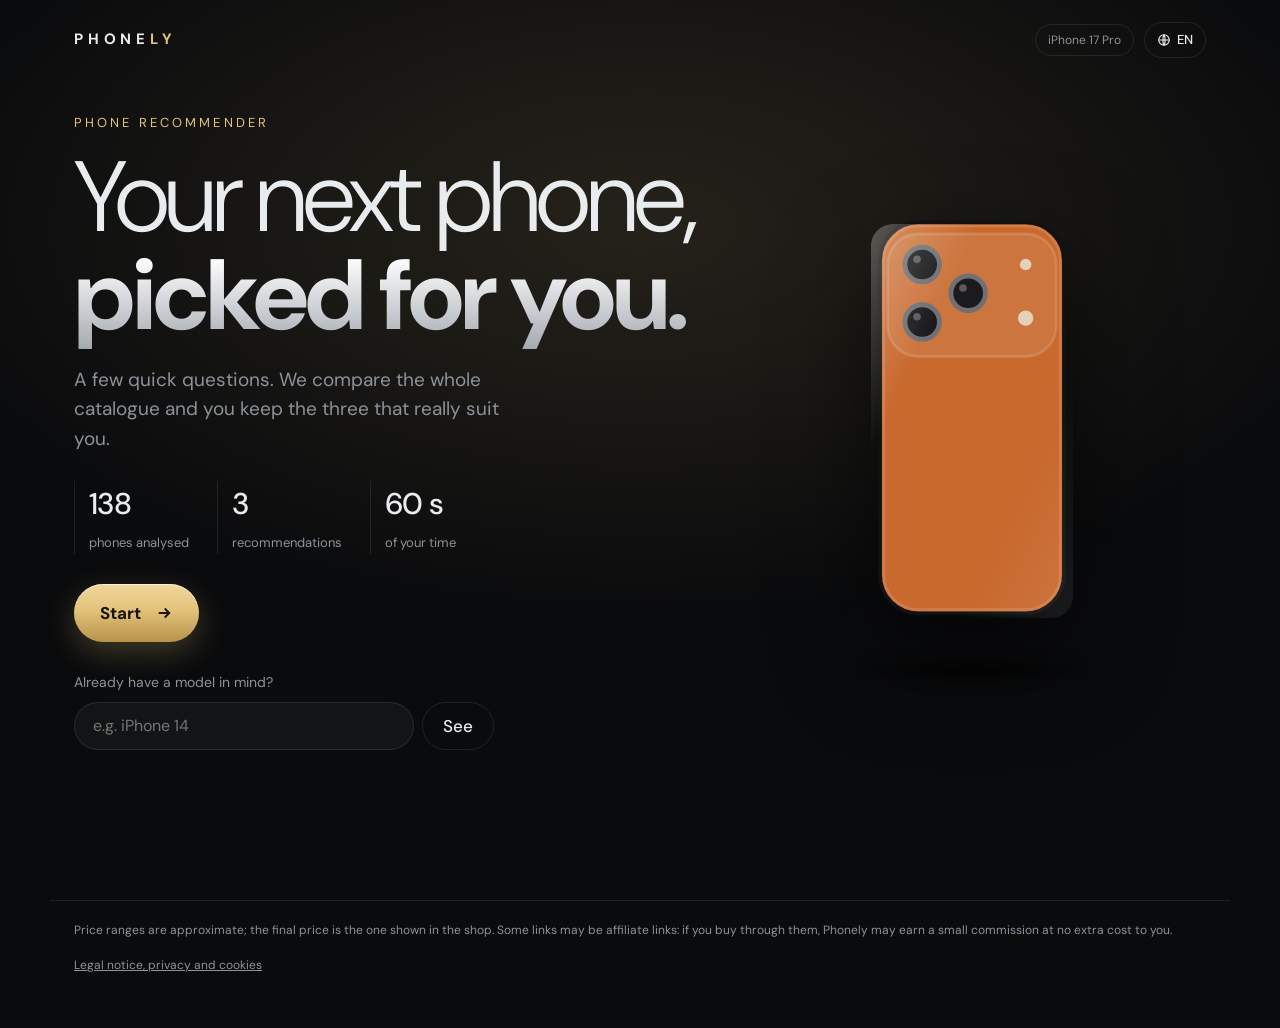
<file: index.html>
<!DOCTYPE html>
<html lang="es">
<head>
<meta charset="utf-8">
<meta name="viewport" content="width=device-width, initial-scale=1">
<title>Phonely — ¿Qué móvil comprar? Test en 1 minuto</title>
<meta name="description" content="Responde 6 preguntas y descubre los 3 móviles que mejor encajan contigo, nuevos o reacondicionados.">
<meta name="robots" content="noindex, nofollow">
<meta name="theme-color" content="#0A0B0D">
<link rel="icon" href="data:image/svg+xml,%3Csvg xmlns='http://www.w3.org/2000/svg' viewBox='0 0 32 32'%3E%3Crect x='9' y='3' width='14' height='26' rx='4' fill='%23E3C27A'/%3E%3C/svg%3E">
<link rel="stylesheet" href="css/style.css">
</head>
<body>
<header>
  <div class="logo">PHONE<b>LY</b></div>
  <div class="right">
    <div class="pill" id="pill" data-t="pill"></div>
    <div class="lang" id="lang">
      <button type="button" aria-haspopup="listbox" aria-expanded="false" id="langBtn">
        <svg viewBox="0 0 24 24" fill="none" stroke="currentColor" stroke-width="2" aria-hidden="true"><circle cx="12" cy="12" r="9"/><path d="M3 12h18M12 3c2.5 2.7 2.5 15.3 0 18M12 3c-2.5 2.7-2.5 15.3 0 18"/></svg>
        <span id="langCode">ES</span>
      </button>
      <ul role="listbox" id="langList"></ul>
    </div>
  </div>
</header>
<main>
  <section class="hero" id="hero">
    <div>
      <div class="eyebrow" data-t="eyebrow"></div>
      <h1><span data-t="h1a"></span><b data-t="h1b"></b></h1>
      <p data-t="lede"></p>
      <div class="stats"><div><b class="n">98</b><span data-t="stat1"></span></div><div><b>3</b><span data-t="stat2"></span></div><div><b>60 s</b><span data-t="stat3"></span></div></div>
      <button class="go" id="start"><span data-t="start"></span> <svg viewBox="0 0 24 24" fill="none" stroke="currentColor" stroke-width="2.5" aria-hidden="true"><path d="M5 12h14M13 6l6 6-6 6"/></svg></button>
      <form class="finder" id="findForm" autocomplete="off">
        <label for="find" data-t="findLabel"></label>
        <div class="finder-row"><input id="find" list="models" data-tp="findPh"><button type="submit" data-t="findGo"></button></div>
        <datalist id="models"></datalist>
        <p class="find-msg" id="findMsg" aria-live="polite"></p>
      </form>
    </div>
    <div class="stage"><div class="device" id="heroDevice"></div><div class="floor"></div></div>
  </section>
  <section class="quiz" id="quiz" aria-live="polite">
    <div class="line"><i id="prog"></i></div>
    <div id="qbody"></div>
  </section>
  <section class="results" id="results" aria-live="polite"></section>
  <section class="results" id="model" aria-live="polite"></section>
</main>
<footer><p data-t="footer"></p><p id="amazonNote" data-t="amazonNote" hidden></p><a href="legal.html" data-t="legalLink"></a></footer>
<script src="js/i18n.js"></script>
<script src="js/engine.js"></script>
<script src="js/art.js"></script>
<script src="js/app.js"></script>
</body>
</html>
</file>
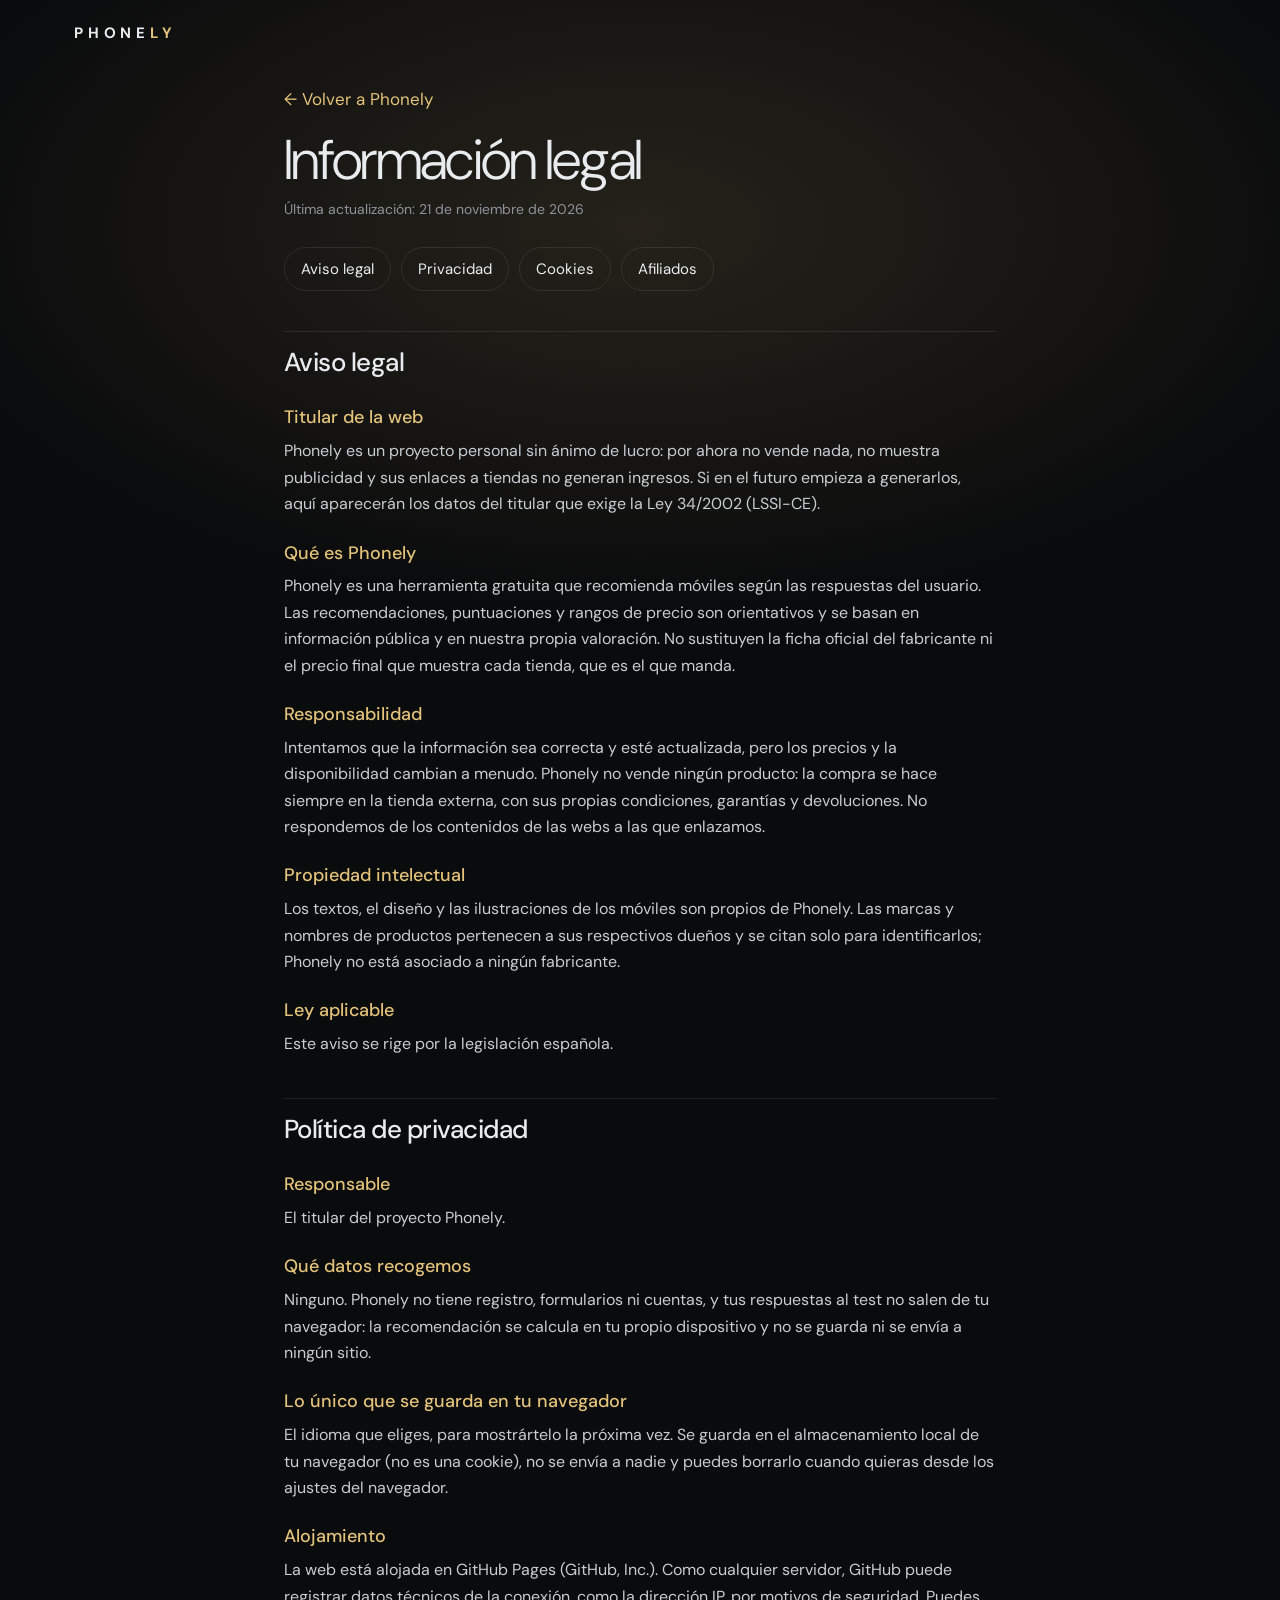
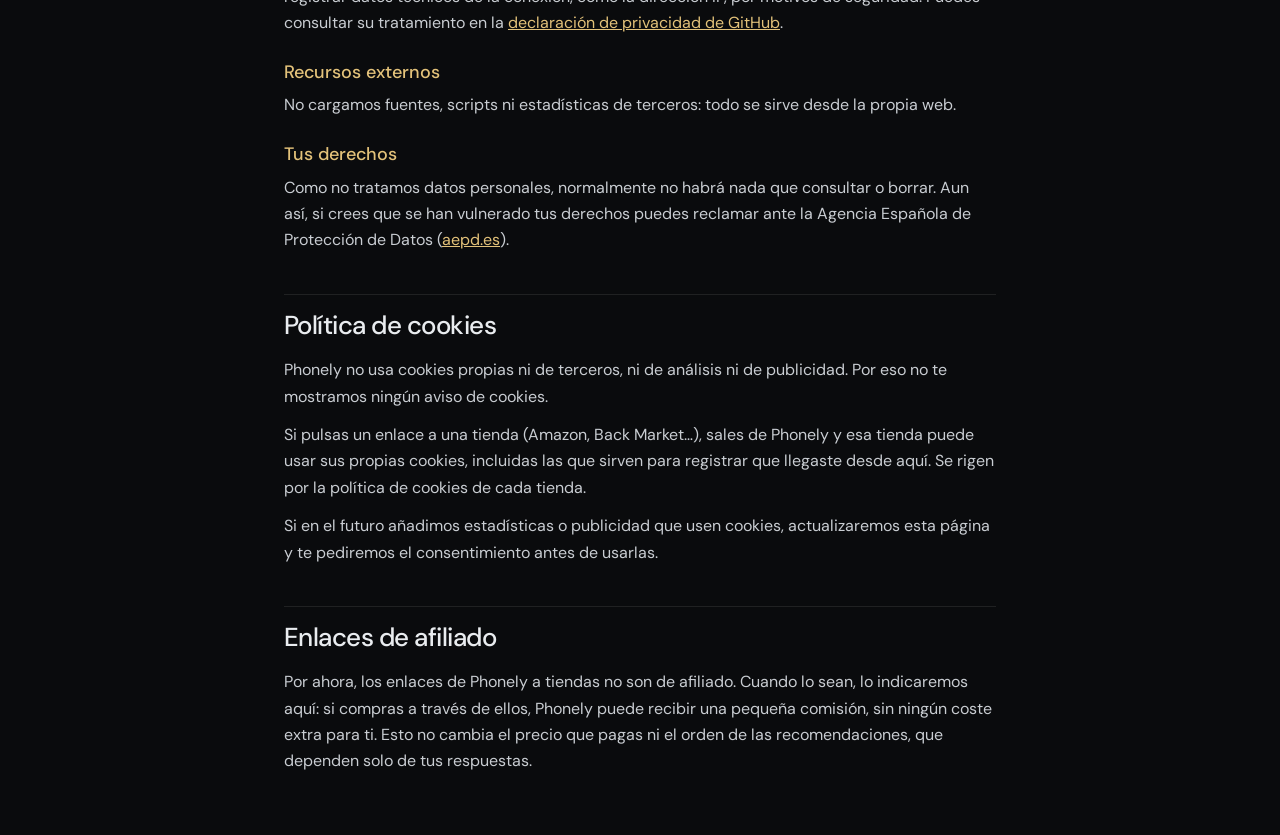
<file: legal.html>
<!DOCTYPE html>
<html lang="es">
<head>
<meta charset="utf-8">
<meta name="viewport" content="width=device-width, initial-scale=1">
<title>Información legal — Phonely</title>
<meta name="description" content="Aviso legal, política de privacidad y política de cookies de Phonely.">
<meta name="robots" content="noindex, follow">
<meta name="theme-color" content="#0A0B0D">
<link rel="icon" href="data:image/svg+xml,%3Csvg xmlns='http://www.w3.org/2000/svg' viewBox='0 0 32 32'%3E%3Crect x='9' y='3' width='14' height='26' rx='4' fill='%23E3C27A'/%3E%3C/svg%3E">
<link rel="stylesheet" href="css/style.css">
<style>
  .legal{max-width:760px;margin:0 auto;padding:10px 24px 60px}
  .legal h1{font-weight:300;font-size:clamp(36px,6vw,56px);letter-spacing:-.03em;line-height:1.05;margin:10px 0 8px}
  .legal .upd{color:var(--soft);font-size:14px;margin-bottom:26px}
  .legal nav{display:flex;flex-wrap:wrap;gap:10px;margin-bottom:34px}
  .legal nav a{color:var(--txt);text-decoration:none;border:1px solid var(--line);border-radius:999px;padding:8px 16px;min-height:44px;display:inline-flex;align-items:center;font-size:15px}
  .legal nav a:hover{border-color:var(--gold)}
  .legal h2{font-weight:500;font-size:26px;letter-spacing:-.02em;margin:40px 0 12px;padding-top:10px;border-top:1px solid var(--line);scroll-margin-top:20px}
  .legal h3{font-weight:500;font-size:18px;margin:22px 0 6px;color:var(--gold)}
  .legal p,.legal li{color:#C9CDD2;font-size:16px;line-height:1.65}
  .legal ul{padding-left:20px;margin:8px 0}
  .legal p+p{margin-top:12px}
  .legal a{color:var(--gold)}
  .legal .fill{background:rgba(227,194,122,.15);color:var(--gold);padding:0 4px;border-radius:4px}
  .back{display:inline-flex;align-items:center;min-height:44px;color:var(--soft);text-decoration:none}
  .back:hover{color:var(--txt)}
</style>
</head>
<body>
<header><a class="logo" href="./" style="text-decoration:none;color:inherit">PHONE<b>LY</b></a></header>
<main class="legal">
  <a class="back" href="./">← Volver a Phonely</a>
  <h1>Información legal</h1>
  <p class="upd">Última actualización: 21 de noviembre de 2026</p>
  <nav><a href="#aviso">Aviso legal</a><a href="#privacidad">Privacidad</a><a href="#cookies">Cookies</a><a href="#afiliados">Afiliados</a></nav>

  <h2 id="aviso">Aviso legal</h2>
  <h3>Titular de la web</h3>
  <p>Phonely es un proyecto personal sin ánimo de lucro: por ahora no vende nada, no muestra publicidad y sus enlaces a tiendas no generan ingresos. Si en el futuro empieza a generarlos, aquí aparecerán los datos del titular que exige la Ley 34/2002 (LSSI-CE).</p>
  <h3>Qué es Phonely</h3>
  <p>Phonely es una herramienta gratuita que recomienda móviles según las respuestas del usuario. Las recomendaciones, puntuaciones y rangos de precio son orientativos y se basan en información pública y en nuestra propia valoración. No sustituyen la ficha oficial del fabricante ni el precio final que muestra cada tienda, que es el que manda.</p>
  <h3>Responsabilidad</h3>
  <p>Intentamos que la información sea correcta y esté actualizada, pero los precios y la disponibilidad cambian a menudo. Phonely no vende ningún producto: la compra se hace siempre en la tienda externa, con sus propias condiciones, garantías y devoluciones. No respondemos de los contenidos de las webs a las que enlazamos.</p>
  <h3>Propiedad intelectual</h3>
  <p>Los textos, el diseño y las ilustraciones de los móviles son propios de Phonely. Las marcas y nombres de productos pertenecen a sus respectivos dueños y se citan solo para identificarlos; Phonely no está asociado a ningún fabricante.</p>
  <h3>Ley aplicable</h3>
  <p>Este aviso se rige por la legislación española.</p>

  <h2 id="privacidad">Política de privacidad</h2>
  <h3>Responsable</h3>
  <p>El titular del proyecto Phonely.</p>
  <h3>Qué datos recogemos</h3>
  <p>Ninguno. Phonely no tiene registro, formularios ni cuentas, y tus respuestas al test no salen de tu navegador: la recomendación se calcula en tu propio dispositivo y no se guarda ni se envía a ningún sitio.</p>
  <h3>Lo único que se guarda en tu navegador</h3>
  <p>El idioma que eliges, para mostrártelo la próxima vez. Se guarda en el almacenamiento local de tu navegador (no es una cookie), no se envía a nadie y puedes borrarlo cuando quieras desde los ajustes del navegador.</p>
  <h3>Alojamiento</h3>
  <p>La web está alojada en GitHub Pages (GitHub, Inc.). Como cualquier servidor, GitHub puede registrar datos técnicos de la conexión, como la dirección IP, por motivos de seguridad. Puedes consultar su tratamiento en la <a href="https://docs.github.com/es/site-policy/privacy-policies/github-general-privacy-statement" target="_blank" rel="noopener">declaración de privacidad de GitHub</a>.</p>
  <h3>Recursos externos</h3>
  <p>No cargamos fuentes, scripts ni estadísticas de terceros: todo se sirve desde la propia web.</p>
  <h3>Tus derechos</h3>
  <p>Como no tratamos datos personales, normalmente no habrá nada que consultar o borrar. Aun así, si crees que se han vulnerado tus derechos puedes reclamar ante la Agencia Española de Protección de Datos (<a href="https://www.aepd.es" target="_blank" rel="noopener">aepd.es</a>).</p>

  <h2 id="cookies">Política de cookies</h2>
  <p>Phonely no usa cookies propias ni de terceros, ni de análisis ni de publicidad. Por eso no te mostramos ningún aviso de cookies.</p>
  <p>Si pulsas un enlace a una tienda (Amazon, Back Market…), sales de Phonely y esa tienda puede usar sus propias cookies, incluidas las que sirven para registrar que llegaste desde aquí. Se rigen por la política de cookies de cada tienda.</p>
  <p>Si en el futuro añadimos estadísticas o publicidad que usen cookies, actualizaremos esta página y te pediremos el consentimiento antes de usarlas.</p>

  <h2 id="afiliados">Enlaces de afiliado</h2>
  <p>Por ahora, los enlaces de Phonely a tiendas no son de afiliado. Cuando lo sean, lo indicaremos aquí: si compras a través de ellos, Phonely puede recibir una pequeña comisión, sin ningún coste extra para ti. Esto no cambia el precio que pagas ni el orden de las recomendaciones, que dependen solo de tus respuestas.</p>
  <p id="amazonNote" hidden>En calidad de Afiliado de Amazon, obtengo ingresos por las compras adscritas que cumplen los requisitos aplicables.</p>
</main>
<script src="js/engine.js"></script>
<script>if (typeof AFFILIATE !== 'undefined' && AFFILIATE.amazonTag) document.getElementById('amazonNote').hidden = false;</script>
</body>
</html>
</file>
<file: css/style.css>
@font-face{font-family:'DM Sans';src:url('../fonts/dmsans.woff') format('woff');font-weight:100 1000;font-style:normal;font-display:swap}
:root{--bg:#0A0B0D;--bg2:#121419;--line:rgba(255,255,255,.09);--txt:#E9ECEF;--soft:#8C929A;--gold:#E3C27A;--gold2:#B8934A;--font:'DM Sans',system-ui,sans-serif}
  *{box-sizing:border-box;margin:0;padding:0}
  body{background:var(--bg);color:var(--txt);font-family:var(--font);font-size:17px;line-height:1.55;min-height:100vh;overflow-x:hidden}
  body::before{content:"";position:fixed;inset:-20% -10% auto;height:90vh;background:radial-gradient(closest-side, rgba(227,194,122,.13), transparent);pointer-events:none;z-index:0}
  main,header,footer{position:relative;z-index:1}
  header{z-index:30}
  button{font:inherit;color:inherit;background:none;border:0;cursor:pointer}
  :focus-visible{outline:2px solid var(--gold);outline-offset:3px;border-radius:10px}
  header{display:flex;justify-content:space-between;align-items:center;max-width:1180px;margin:0 auto;padding:22px 24px}
  .logo{font-weight:700;letter-spacing:.32em;font-size:15px}
  .logo b{color:var(--gold)}
  .pill{font-size:12px;color:var(--soft);border:1px solid var(--line);border-radius:999px;padding:6px 12px}
  main{max-width:1180px;margin:0 auto;padding:0 24px 60px}

  /* escena 3D */
  .stage{perspective:1200px;display:grid;place-items:center}
  .device{width:min(230px,52vw);aspect-ratio:120/220;position:relative;transform-style:preserve-3d;animation:float 9s ease-in-out infinite}
  .device svg{width:100%;height:100%;filter:drop-shadow(0 40px 50px rgba(0,0,0,.6))}
  .device::after{content:"";position:absolute;inset:4% 6%;border-radius:22px;background:linear-gradient(115deg,rgba(255,255,255,.28) 0%,transparent 28%,transparent 70%,rgba(255,255,255,.08) 100%);mix-blend-mode:screen;pointer-events:none}
  .floor{width:60%;height:26px;margin-top:22px;background:radial-gradient(closest-side,rgba(0,0,0,.8),transparent);filter:blur(4px)}
  @keyframes float{0%,100%{transform:rotateY(-24deg) rotateX(8deg) translateY(0)}50%{transform:rotateY(18deg) rotateX(4deg) translateY(-12px)}}

  /* hero */
  .hero{display:grid;gap:30px;grid-template-columns:1fr;align-items:center;min-height:calc(100vh - 140px);padding:10px 0 40px}
  @media(min-width:900px){.hero{grid-template-columns:1.15fr .85fr}}
  .eyebrow{font-size:13px;letter-spacing:.24em;text-transform:uppercase;color:var(--gold)}
  .hero h1{font-weight:300;font-size:clamp(46px,7.8vw,100px);line-height:.98;letter-spacing:-.035em;margin:16px 0 20px}
  .hero h1 b{font-weight:700;background:linear-gradient(180deg,#fff 20%,#9aa0a8);-webkit-background-clip:text;background-clip:text;color:transparent}
  .hero p{color:var(--soft);font-size:19px;max-width:34ch}
  .stats{display:flex;gap:28px;margin:28px 0 30px;flex-wrap:wrap}
  .stats div{border-left:1px solid var(--line);padding-left:14px}
  .stats b{display:block;font-size:30px;font-weight:500;letter-spacing:-.02em}
  .stats span{font-size:13px;color:var(--soft)}
  .go{display:inline-flex;align-items:center;gap:14px;background:linear-gradient(180deg,#F1D79C,var(--gold) 45%,var(--gold2));color:#1A1408;font-weight:700;padding:16px 26px;border-radius:999px;min-height:56px;box-shadow:0 10px 30px rgba(227,194,122,.25),inset 0 1px 0 rgba(255,255,255,.6);transition:transform .2s cubic-bezier(.2,.8,.2,1),box-shadow .2s}
  .go:hover{transform:translateY(-2px);box-shadow:0 16px 40px rgba(227,194,122,.35),inset 0 1px 0 rgba(255,255,255,.6)}
  .go svg{width:18px;height:18px}

  /* test */
  .quiz{display:none;padding-top:10px}
  .line{height:2px;background:var(--line);border-radius:2px;overflow:hidden;margin-bottom:34px}
  .line i{display:block;height:100%;background:linear-gradient(90deg,var(--gold2),var(--gold));transition:width .5s cubic-bezier(.2,.8,.2,1)}
  .qwrap{display:grid;gap:30px;grid-template-columns:1fr}
  @media(min-width:900px){.qwrap{grid-template-columns:.8fr 1.2fr;gap:60px;align-items:start}}
  .step{font-size:13px;letter-spacing:.24em;text-transform:uppercase;color:var(--gold)}
  .qwrap h2{font-weight:300;font-size:clamp(38px,5.4vw,64px);line-height:1.02;letter-spacing:-.03em;margin:12px 0}
  .qwrap .hint{color:var(--soft)}
  .grid{display:grid;gap:14px;grid-template-columns:1fr;perspective:900px}
  @media(min-width:560px){.grid{grid-template-columns:1fr 1fr}}
  .tile{position:relative;text-align:left;padding:22px 20px;min-height:118px;border-radius:18px;background:linear-gradient(160deg,rgba(255,255,255,.06),rgba(255,255,255,.015));border:1px solid var(--line);transition:transform .25s cubic-bezier(.2,.8,.2,1),border-color .25s,background .25s;transform-style:preserve-3d}
  .tile:hover{border-color:rgba(227,194,122,.45)}
  .tile b{display:block;font-size:21px;font-weight:500;letter-spacing:-.01em}
  .tile small{display:block;color:var(--soft);font-size:14px;margin-top:4px}
  .tile .n{position:absolute;right:16px;top:14px;font-size:12px;color:var(--soft)}
  .tile .ck{position:absolute;right:16px;bottom:16px;width:22px;height:22px;border-radius:50%;border:1px solid var(--line)}
  .tile[aria-pressed="true"]{border-color:var(--gold);background:linear-gradient(160deg,rgba(227,194,122,.18),rgba(227,194,122,.04))}
  .tile[aria-pressed="true"] .ck{background:var(--gold);border-color:var(--gold);box-shadow:0 0 0 4px rgba(227,194,122,.18)}
  .nav{display:flex;justify-content:space-between;align-items:center;margin-top:24px}
  .ghost{color:var(--soft);padding:12px 4px;min-height:44px}
  .ghost:hover{color:var(--txt)}
  .go[disabled]{opacity:.35;cursor:not-allowed;transform:none}

  /* resultados */
  .results{display:none}
  .rtop{text-align:center;padding:10px 0 10px}
  .rtop h2{font-weight:300;font-size:clamp(40px,6.5vw,80px);letter-spacing:-.035em;line-height:1}
  .rtop h2 b{font-weight:700;color:var(--gold)}
  .chips{display:flex;flex-wrap:wrap;justify-content:center;gap:8px;margin-top:16px}
  .chips span{font-size:13px;color:var(--soft);border:1px solid var(--line);border-radius:999px;padding:5px 12px}
  .fb{text-align:center;color:var(--gold);margin-top:14px;font-size:15px}
  .hero-r{display:grid;gap:26px;grid-template-columns:1fr;align-items:center;padding:30px 0 20px}
  @media(min-width:900px){.hero-r{grid-template-columns:1fr 1fr}}
  .hero-r .device{width:min(250px,56vw)}
  .halo{position:absolute;inset:-30%;border-radius:50%;filter:blur(40px);opacity:.45;z-index:-1}
  .card{border-radius:24px;border:1px solid var(--line);background:linear-gradient(160deg,rgba(255,255,255,.06),rgba(255,255,255,.01));padding:26px 24px}
  .rank{display:flex;justify-content:space-between;align-items:center;font-size:13px;letter-spacing:.2em;text-transform:uppercase;color:var(--gold)}
  .ring{--p:90;width:64px;height:64px;border-radius:50%;display:grid;place-items:center;background:conic-gradient(var(--gold) calc(var(--p)*1%),rgba(255,255,255,.08) 0);position:relative;font-size:15px;font-weight:700;letter-spacing:0;color:var(--txt)}
  .ring::before{content:"";position:absolute;inset:5px;border-radius:50%;background:var(--bg2)}
  .ring span{position:relative}
  .card h3{font-weight:500;font-size:clamp(34px,4.6vw,54px);letter-spacing:-.03em;line-height:1.02;margin:10px 0 8px}
  .price{display:flex;align-items:baseline;gap:10px;flex-wrap:wrap}
  .price b{font-size:26px;font-weight:500}
  .price span{font-size:13px;color:var(--soft)}
  .why{list-style:none;margin:18px 0;display:grid;gap:10px}
  .why li{display:grid;grid-template-columns:20px 1fr;gap:10px;font-size:16px}
  .why li::before{content:"";width:8px;height:8px;border-radius:50%;background:var(--gold);margin:8px 0 0 6px}
  .why li.con{color:var(--soft)}
  .why li.con::before{background:transparent;border:1px solid var(--soft)}
  .bars{display:grid;grid-template-columns:1fr 1fr;gap:12px 20px;margin-bottom:18px}
  .bars div{font-size:13px;color:var(--soft)}
  .bars i{display:block;height:4px;border-radius:4px;background:rgba(255,255,255,.08);margin-top:6px;overflow:hidden}
  .bars i::after{content:"";display:block;height:100%;width:var(--w);background:linear-gradient(90deg,var(--gold2),var(--gold))}
  .save{font-size:15px;color:var(--soft);margin-bottom:16px}
  .save b{color:var(--gold)}
  .shop{display:flex;flex-wrap:wrap;gap:10px}
  .shop a{display:inline-flex;align-items:center;min-height:46px;padding:0 18px;border-radius:999px;border:1px solid var(--line);color:var(--txt);text-decoration:none;font-size:15px;font-weight:500;transition:border-color .2s,background .2s}
  .shop a:hover{border-color:var(--gold)}
  .shop a.main{background:var(--txt);color:var(--bg);border-color:var(--txt)}
  .shop a.main:hover{background:#fff}
  .others{display:grid;gap:18px;grid-template-columns:1fr;margin-top:10px}
  @media(min-width:760px){.others{grid-template-columns:1fr 1fr}}
  .mini{display:grid;grid-template-columns:86px 1fr;gap:18px;align-items:center}
  .mini svg{width:86px;height:auto;transform:rotate(-8deg);filter:drop-shadow(0 16px 18px rgba(0,0,0,.6))}
  .mini h4{font-weight:500;font-size:26px;letter-spacing:-.02em;margin:4px 0}
  .mini .why{margin:10px 0 14px}
  .again{display:flex;justify-content:center;margin-top:34px}
  footer{max-width:1180px;margin:0 auto;padding:20px 24px 40px;font-size:12px;color:var(--soft);border-top:1px solid var(--line)}
  .rise{animation:rise .6s cubic-bezier(.2,.8,.2,1) both}
  @keyframes rise{from{opacity:0;transform:translateY(18px)}to{opacity:1;transform:none}}
  @media (prefers-reduced-motion:reduce){*{animation:none!important;transition:none!important}}

  /* menú de idioma */
  .right{display:flex;align-items:center;gap:10px}
  .lang{position:relative}
  .lang>button{display:inline-flex;align-items:center;gap:6px;font-size:13px;font-weight:500;color:var(--txt);border:1px solid var(--line);border-radius:999px;padding:7px 12px;min-height:36px;transition:border-color .2s}
  .lang>button:hover,.lang>button[aria-expanded="true"]{border-color:var(--gold)}
  .lang>button svg{width:14px;height:14px}
  .lang ul{position:absolute;right:0;top:calc(100% + 8px);list-style:none;min-width:170px;padding:6px;border-radius:14px;background:#15171C;border:1px solid var(--line);box-shadow:0 20px 40px rgba(0,0,0,.5);z-index:20;display:none}
  .lang.open ul{display:block;animation:rise .2s cubic-bezier(.2,.8,.2,1)}
  .lang li button{width:100%;display:flex;justify-content:space-between;align-items:center;padding:10px 12px;border-radius:10px;font-size:15px;min-height:44px;text-align:left}
  .lang li button:hover{background:rgba(255,255,255,.06)}
  .lang li button[aria-current="true"]{color:var(--gold)}
  .lang li small{color:var(--soft);font-size:12px;letter-spacing:.08em;text-transform:uppercase}
  @media(max-width:480px){.pill{display:none}}

/* opción ahorro */
.saver{display:inline-block;font-size:13px;color:#1A1408;background:var(--gold);border-radius:999px;padding:3px 10px;margin:2px 0 6px;font-weight:500}
/* buscador */
.finder{margin-top:30px;max-width:420px}
.finder label{display:block;font-size:14px;color:var(--soft);margin-bottom:8px}
.finder-row{display:flex;gap:8px}
.finder input{flex:1;min-width:0;min-height:48px;padding:0 18px;border-radius:999px;border:1px solid var(--line);background:rgba(255,255,255,.04);color:var(--txt);font:inherit;font-size:16px}
.finder input:focus{outline:none;border-color:var(--gold)}
.finder button{min-height:48px;padding:0 20px;border-radius:999px;border:1px solid var(--line);font-weight:500}
.finder button:hover{border-color:var(--gold)}
.find-msg{font-size:14px;color:var(--gold);margin-top:8px;min-height:1em}
/* ficha de modelo */
#model .ghost{margin-top:6px}
.card h5{font-size:12px;letter-spacing:.2em;text-transform:uppercase;color:var(--soft);font-weight:500;margin-top:16px}
.card h5+.why{margin-top:10px}
.prices{display:flex;gap:28px;margin:6px 0 18px;flex-wrap:wrap}
.prices small{display:block;font-size:12px;color:var(--soft);margin-top:2px}
.stor{display:flex;flex-wrap:wrap;align-items:center;gap:8px;margin:14px 0 12px}
.stor span{font-size:13px;color:var(--soft);margin-right:4px}
.stor button{min-height:44px;padding:0 16px;border-radius:999px;border:1px solid var(--line);background:transparent;color:var(--txt);font:inherit;font-size:14px;cursor:pointer}
.stor button[aria-pressed="true"]{border-color:var(--gold);color:var(--gold)}
.note{font-size:12.5px;line-height:1.5;color:var(--soft);margin:12px 0 0}
.prices span{display:block;font-size:13px;color:var(--soft)}
.prices b{font-size:24px;font-weight:500}
.sim-t{font-weight:300;font-size:clamp(28px,3.6vw,40px);letter-spacing:-.02em;margin:20px 0 16px}
.others.three{grid-template-columns:1fr}
@media(min-width:760px){.others.three{grid-template-columns:repeat(3,1fr)}}
button.card{text-align:left;width:100%;transition:border-color .2s}
button.card:hover{border-color:rgba(227,194,122,.45)}
.mini svg{width:70px}
.outside{font-size:13px;color:var(--gold);margin:0 0 6px}

footer p+p{margin-top:8px}
footer a{color:var(--soft);display:inline-flex;align-items:center;min-height:44px;margin-top:4px}
footer a:hover{color:var(--txt)}
.rtop .stor{justify-content:center}
.more{text-align:center;margin:36px auto 0;max-width:560px}
.more p{color:var(--soft);font-size:15px;line-height:1.5;margin:0 0 14px}
.more .link{display:block;margin:14px auto 0;min-height:44px;background:none;border:0;color:var(--soft);font:inherit;font-size:14px;text-decoration:underline;cursor:pointer}
.outline{display:inline-flex;align-items:center;justify-content:center;min-height:50px;padding:0 26px;border-radius:999px;border:1px solid var(--gold);background:transparent;color:var(--gold);font:inherit;font-size:16px;font-weight:600;cursor:pointer;transition:background .2s}
.outline:hover{background:rgba(227,194,122,.08)}
</file>
